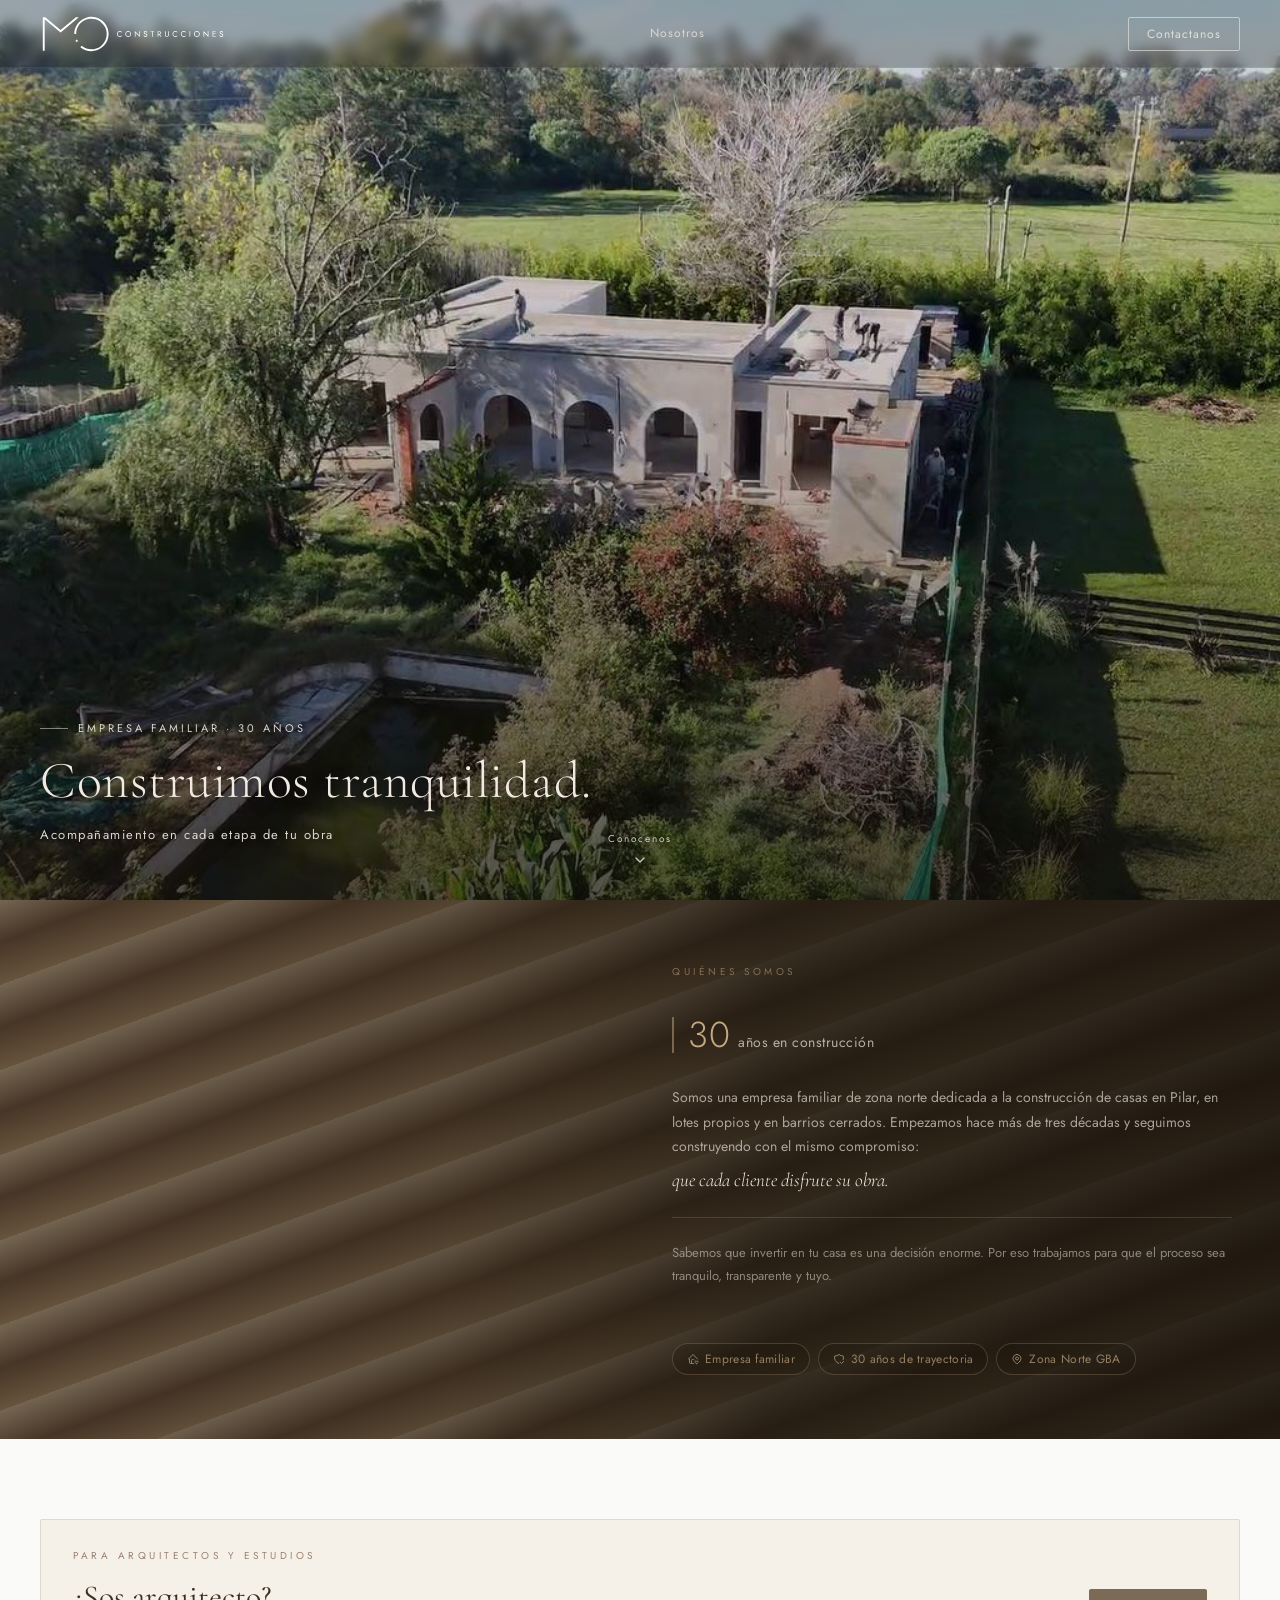
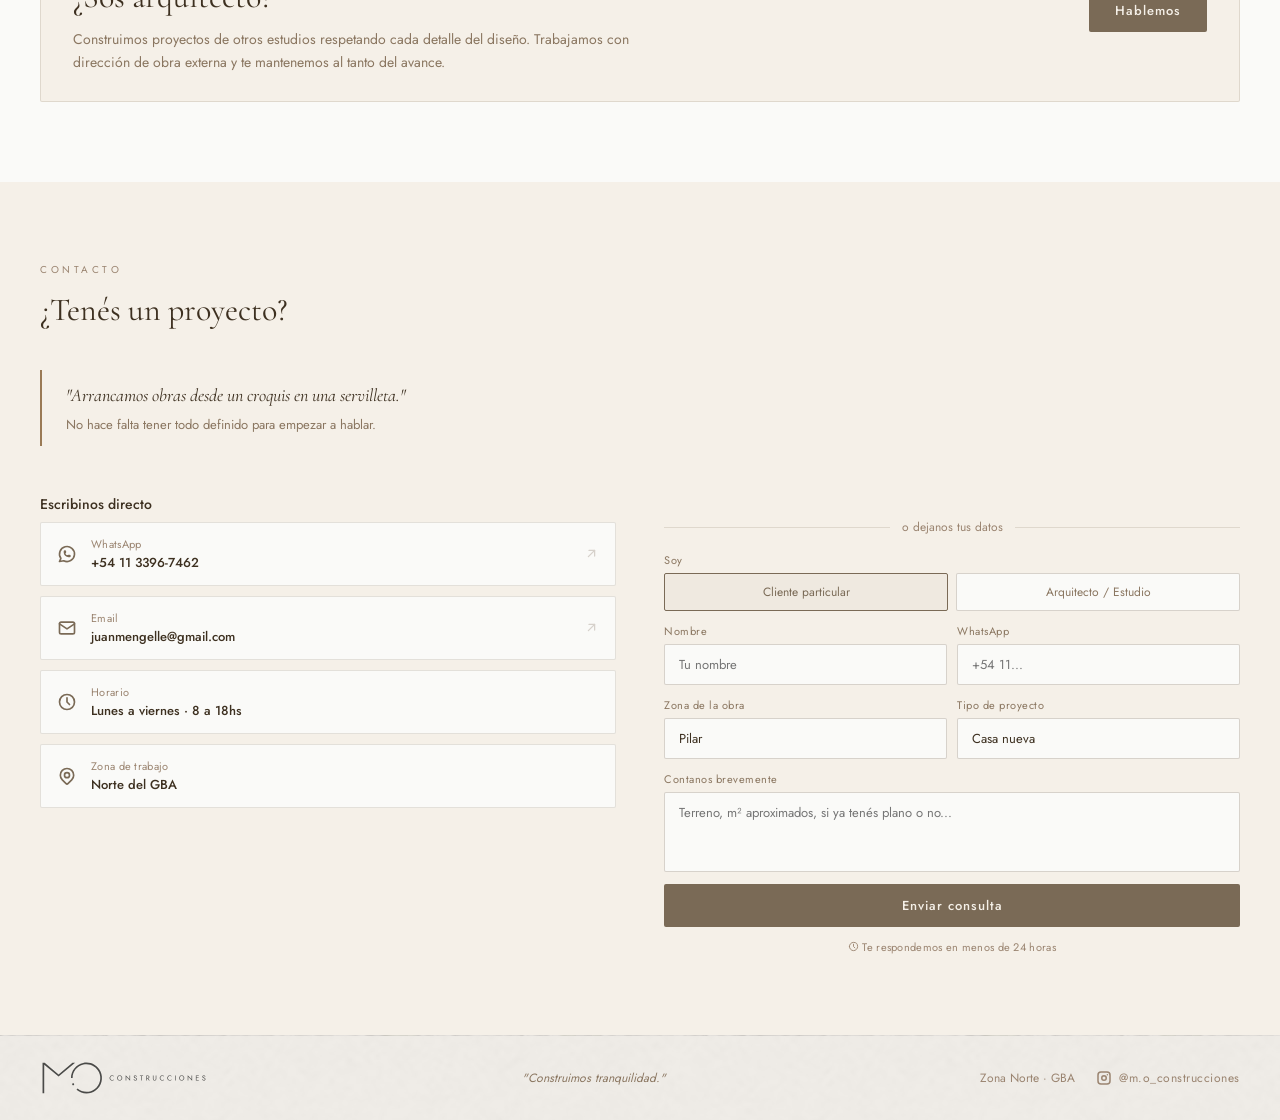
<file: index.html>
<!DOCTYPE html>
<html lang="es">
<head>
<!-- Google tag (gtag.js) -->
<script async src="https://www.googletagmanager.com/gtag/js?id=G-9MSK4ST0RB"></script>
<script>
  window.dataLayer = window.dataLayer || [];
  function gtag(){dataLayer.push(arguments);}
  gtag('js', new Date());
  gtag('config', 'G-9MSK4ST0RB');
</script>
<meta charset="UTF-8">
<meta name="viewport" content="width=device-width, initial-scale=1.0">
<link rel="icon" href="favicon.ico" sizes="any">
<link rel="icon" type="image/svg+xml" href="favicon.svg">
<link rel="apple-touch-icon" href="img/apple-touch-icon.png">
<title>M.O Construcciones · Construcción de casas en Pilar</title>
<meta name="description" content="Empresa familiar con 30 años construyendo casas en Pilar y zona norte. Obra nueva y ampliaciones, con seguimiento en cada etapa.">
<link rel="canonical" href="https://m-o-construcciones.vercel.app/">

<!-- Vista previa al compartir (WhatsApp, Instagram, Facebook) -->
<meta property="og:type" content="website">
<meta property="og:locale" content="es_AR">
<meta property="og:site_name" content="M.O Construcciones">
<meta property="og:title" content="M.O Construcciones · Construcción de casas en Pilar">
<meta property="og:description" content="Empresa familiar con 30 años construyendo casas en Pilar y zona norte. Obra nueva y ampliaciones, con seguimiento en cada etapa.">
<meta property="og:url" content="https://m-o-construcciones.vercel.app/">
<meta property="og:image" content="https://m-o-construcciones.vercel.app/img/og.jpg">
<meta property="og:image:width" content="1200">
<meta property="og:image:height" content="630">
<meta property="og:image:alt" content="Galería de una casa construida por M.O Construcciones, con el logo">
<meta name="twitter:card" content="summary_large_image">

<!-- Datos de empresa para Google (sin dirección y sin precios: regla del Paso 8) -->
<script type="application/ld+json">
{
  "@context": "https://schema.org",
  "@type": "GeneralContractor",
  "name": "M.O Construcciones",
  "description": "Empresa familiar con 30 años construyendo casas en Pilar y zona norte. Obra nueva y ampliaciones, con seguimiento en cada etapa.",
  "url": "https://m-o-construcciones.vercel.app/",
  "logo": "https://m-o-construcciones.vercel.app/img/apple-touch-icon.png",
  "image": "https://m-o-construcciones.vercel.app/img/og.jpg",
  "telephone": "+54 11 3396-7462",
  "areaServed": { "@type": "City", "name": "Pilar, Buenos Aires" },
  "sameAs": ["https://www.instagram.com/m.o_construcciones"]
}
</script>

<!-- Lo primero que se ve: las tipografías de la portada -->
<link rel="preload" href="fuentes/jost-latin-5.woff2" as="font" type="font/woff2" crossorigin>
<link rel="preload" href="fuentes/cormorant-garamond-latin-3.woff2" as="font" type="font/woff2" crossorigin>
<link rel="stylesheet" href="estilos.css">
<script src="sitio.js" defer></script>
</head>
<body>

<!-- NAV -->
<nav class="nav" id="nav">
  <a href="#inicio" class="nav-brand" aria-label="M.O Construcciones, volver al inicio"><span class="logo-mo nav-logo" aria-hidden="true"></span></a>
  <div class="nav-links">
    <a href="#obras" data-seccion="obras" hidden>Obras</a>
    <a href="#nosotros">Nosotros</a>
    <a href="#testimonios" data-seccion="testimonios" hidden>Testimonios</a>
  </div>
  <a href="#contacto" class="nav-cta">Contactanos</a>
  <button class="hamburger" id="hamburger" onclick="toggleMenu()" aria-label="Menú">
    <span></span><span></span><span></span>
  </button>
</nav>

<!-- MOBILE MENU -->
<div class="mobile-menu" id="mobileMenu">
  <button class="mobile-menu-close" onclick="toggleMenu()"><i class="ti ti-x"></i></button>
  <a href="#obras" data-seccion="obras" onclick="toggleMenu()" hidden>Obras</a>
  <a href="#nosotros" onclick="toggleMenu()">Nosotros</a>
  <a href="#testimonios" data-seccion="testimonios" onclick="toggleMenu()" hidden>Testimonios</a>
  <a href="#contacto" onclick="toggleMenu()">Contactanos</a>
</div>

<!-- HERO -->
<section class="hero" id="inicio">
  <div class="hero-video-wrap">
    <!-- El archivo lo elige sitio.js según la pantalla, para que se baje uno solo -->
    <video class="hero-video" id="heroVideo" autoplay muted loop playsinline preload="metadata" aria-hidden="true"
           data-horizontal="video/portada.mp4" data-vertical="video/portada-vertical.mp4"></video>
  </div>
  <div class="hero-overlay"></div>
  <div class="hero-content">
    <p class="hero-eyebrow">Empresa familiar · 30 años</p>
    <h1 class="hero-title">Construimos tranquilidad.</h1>
    <p class="hero-sub">Acompañamiento en cada etapa de tu obra</p>
  </div>
  <a class="hero-scroll" id="heroScroll" href="#nosotros">
    <span>Conocenos</span>
    <i class="ti ti-chevron-down" aria-hidden="true"></i>
  </a>
</section>

<!-- PORTFOLIO -->
<section class="section" id="obras" hidden>
  <div class="section-header reveal">
    <span class="eyebrow">Portfolio</span>
    <h2 class="sec-title">Nuestras obras</h2>
    <div class="portfolio-intro">
      <em>Cada proyecto es único.</em>
    </div>
  </div>

  <div class="obras-grid" id="obrasGrid"><!-- Se completa desde datos/obras.json --></div>
</section>

<!-- NOSOTROS -->
<section class="nos-section" id="nosotros">
  <div class="nos-bg-placeholder"></div>
  <div class="nos-overlay"></div>
  <div class="nos-contenido reveal">
    <div class="nos-lado-izq"></div>
    <div class="nos-lado-der">
      <span class="eyebrow" style="color:rgba(196,168,130,0.55);">Quiénes somos</span>
      <div class="nos-stat">
        <span class="nos-stat-num">30</span>
        años en construcción
      </div>
      <p class="nos-texto-intro">Somos una empresa familiar de zona norte dedicada a la construcción de casas en Pilar, en lotes propios y en barrios cerrados. Empezamos hace más de tres décadas y seguimos construyendo con el mismo compromiso:</p>
      <span class="nos-texto-dest">que cada cliente disfrute su obra.</span>
      <div class="nos-div"></div>
      <p class="nos-texto-sec">Sabemos que invertir en tu casa es una decisión enorme. Por eso trabajamos para que el proceso sea tranquilo, transparente y tuyo.</p>
      <div class="nos-pills">
        <span class="pill" style="border-color:rgba(196,168,130,0.25);color:rgba(196,168,130,0.7);background:rgba(20,15,8,0.2);"><i class="ti ti-home-heart"></i> Empresa familiar</span>
        <span class="pill" style="border-color:rgba(196,168,130,0.25);color:rgba(196,168,130,0.7);background:rgba(20,15,8,0.2);"><i class="ti ti-shield-check"></i> 30 años de trayectoria</span>
        <span class="pill" style="border-color:rgba(196,168,130,0.25);color:rgba(196,168,130,0.7);background:rgba(20,15,8,0.2);"><i class="ti ti-map-pin"></i> Zona Norte GBA</span>
      </div>
    </div>
  </div>
</section>

<!-- TESTIMONIOS -->
<section class="section" id="testimonios" hidden>
  <div class="section-header reveal">
    <span class="eyebrow">Testimonios</span>
    <h2 class="sec-title" style="font-size:26px;">Lo que dicen nuestros clientes</h2>
  </div>
  <div class="t-grid" id="testimoniosGrid"><!-- Se completa desde datos/testimonios.json --></div>
  <p class="t-boca reveal"><strong>Toda nuestra clientela es de boca en boca.</strong> Eso lo dice todo.</p>
</section>

<!-- PARA ARQUITECTOS Y ESTUDIOS (texto borrador: lo corrige Rosario) -->
<section class="section arq" id="arquitectos">
  <div class="arq-caja reveal">
    <div>
      <span class="eyebrow">Para arquitectos y estudios</span>
      <h2 class="sec-title">¿Sos arquitecto?</h2>
      <p class="arq-texto">Construimos proyectos de otros estudios respetando cada detalle del diseño. Trabajamos con dirección de obra externa y te mantenemos al tanto del avance.</p>
    </div>
    <a class="boton" href="#contacto" onclick="elegirArquitecto()">Hablemos</a>
  </div>
</section>

<!-- CONTACTO -->
<section class="section section-alt" id="contacto">
  <div class="section-header reveal">
    <span class="eyebrow">Contacto</span>
    <h2 class="sec-title">¿Tenés un proyecto?</h2>
  </div>
  <div class="servilleta reveal">
    <p>"Arrancamos obras desde un croquis en una servilleta."</p>
    <span>No hace falta tener todo definido para empezar a hablar.</span>
  </div>
  <div class="contacto-grid">
    <div class="reveal">
      <p class="contact-title">Escribinos directo</p>
      <div class="contact-items">
        <a href="https://wa.me/5491133967462" target="_blank" class="contact-item">
          <i class="ti ti-brand-whatsapp ci-icon"></i>
          <div><p class="ci-label">WhatsApp</p><p class="ci-value">+54 11 3396-7462</p></div>
          <i class="ti ti-arrow-up-right ci-arrow"></i>
        </a>
        <a href="mailto:juanmengelle@gmail.com" class="contact-item">
          <i class="ti ti-mail ci-icon"></i>
          <div><p class="ci-label">Email</p><p class="ci-value">juanmengelle@gmail.com</p></div>
          <i class="ti ti-arrow-up-right ci-arrow"></i>
        </a>
        <div class="contact-item">
          <i class="ti ti-clock ci-icon"></i>
          <div><p class="ci-label">Horario</p><p class="ci-value">Lunes a viernes · 8 a 18hs</p></div>
        </div>
        <div class="contact-item">
          <i class="ti ti-map-pin ci-icon"></i>
          <div><p class="ci-label">Zona de trabajo</p><p class="ci-value">Norte del GBA</p></div>
        </div>
      </div>
    </div>
    <div class="reveal">
      <div class="divider-o">o dejanos tus datos</div>
      <form class="form" onsubmit="enviarFormulario(event)">
        <div class="form-group">
          <span class="form-label" id="soy-label">Soy</span>
          <div class="tipo-btns" role="group" aria-labelledby="soy-label">
            <button type="button" class="tipo-btn active" aria-pressed="true" onclick="selTipo(this)">Cliente particular</button>
            <button type="button" class="tipo-btn" aria-pressed="false" onclick="selTipo(this)">Arquitecto / Estudio</button>
          </div>
          <input type="hidden" name="tipo" id="tipo-input" value="Cliente particular">
        </div>
        <div class="form-row">
          <div class="form-group">
            <label for="f-nombre">Nombre</label>
            <input type="text" id="f-nombre" name="nombre" autocomplete="name" placeholder="Tu nombre" required>
          </div>
          <div class="form-group">
            <label for="f-telefono">WhatsApp</label>
            <input type="tel" id="f-telefono" name="telefono" autocomplete="tel" placeholder="+54 11..." required>
          </div>
        </div>
        <div class="form-row">
          <div class="form-group">
            <label for="f-zona">Zona de la obra</label>
            <select id="f-zona" name="zona">
              <option>Pilar</option>
              <option>Manzanares</option>
              <option>Capilla del Señor</option>
              <option>San Antonio de Areco</option>
              <option>Open Door</option>
              <option>Tortuguitas</option>
              <option>Luján</option>
              <option>Exaltación de la Cruz</option>
              <option>Otra zona norte</option>
            </select>
          </div>
          <div class="form-group">
            <label for="f-proyecto">Tipo de proyecto</label>
            <select id="f-proyecto" name="proyecto">
              <option>Casa nueva</option>
              <option>Ampliación</option>
              <option>Otro</option>
            </select>
          </div>
        </div>
        <div class="form-group">
          <label for="f-mensaje">Contanos brevemente</label>
          <textarea id="f-mensaje" name="mensaje" placeholder="Terreno, m² aproximados, si ya tenés plano o no..."></textarea>
        </div>
        <button type="submit" class="form-submit">Enviar consulta</button>
        <p class="form-nota"><i class="ti ti-clock"></i> Te respondemos en menos de 24 horas</p>
      </form>
    </div>
  </div>
</section>

<!-- FOOTER -->
<footer class="footer">
  <span class="logo-mo footer-logo" role="img" aria-label="M.O Construcciones"></span>
  <span class="footer-slogan">"Construimos tranquilidad."</span>
  <div style="display:flex;align-items:center;gap:1.25rem;">
    <span class="footer-zona">Zona Norte · GBA</span>
    <a href="https://www.instagram.com/m.o_construcciones" target="_blank" style="display:flex;align-items:center;gap:6px;color:var(--texto-tenue);text-decoration:none;font-size:12px;letter-spacing:0.5px;transition:color 0.2s;" onmouseover="this.style.color='var(--tierra-medio)'" onmouseout="this.style.color='var(--texto-tenue)'">
      <i class="ti ti-brand-instagram" style="font-size:18px;"></i>
      <span>@m.o_construcciones</span>
    </a>
  </div>
</footer>

<!-- BACK TO TOP -->
<button class="back-top" id="backTop" onclick="window.scrollTo({top:0,behavior:'smooth'})" aria-label="Volver arriba">
  <i class="ti ti-chevron-up"></i>
</button>

<!-- ══ MODALES DE OBRAS ══ -->
<div class="modal-overlay" id="modal">
  <div class="modal">
    <div class="modal-header">
      <div>
        <h3 class="modal-titulo" id="modal-titulo">Casa TT</h3>
        <p class="modal-meta" id="modal-meta">Pilar · 2025 · Casa nueva</p>
      </div>
      <button class="modal-close" onclick="cerrarModal()"><i class="ti ti-x"></i></button>
    </div>
    <div class="modal-body">

      <!-- Video (oculto hasta que lo agregues) -->
      <div class="modal-video" id="modal-video">
        <video controls>
          <source id="modal-video-src" src="" type="video/mp4">
        </video>
      </div>

      <!-- Foto principal -->
      <div class="galeria-principal" id="galeria-principal"></div>

      <!-- Miniaturas -->
      <div class="galeria-thumbs" id="galeria-thumbs"></div>

      <!-- Ficha técnica -->
      <div class="modal-ficha" id="modal-ficha"></div>
    </div>
  </div>
</div>

</body>
</html>
</file>
<file: estilos.css>
/* Tipografías Jost y Cormorant Garamond (Google Fonts, licencia SIL OFL), guardadas en la página
   para que no haya que esperar a Google al abrirla. Solo los pesos que se usan. */
/* latin-ext */
@font-face {
  font-family: 'Cormorant Garamond';
  font-style: italic;
  font-weight: 300;
  font-display: swap;
  src: url("fuentes/cormorant-garamond-italica-latin-ext-0.woff2") format('woff2');
  unicode-range: U+0100-02BA, U+02BD-02C5, U+02C7-02CC, U+02CE-02D7, U+02DD-02FF, U+0304, U+0308, U+0329, U+1D00-1DBF, U+1E00-1E9F, U+1EF2-1EFF, U+2020, U+20A0-20AB, U+20AD-20C4, U+2113, U+2C60-2C7F, U+A720-A7FF;
}
/* latin */
@font-face {
  font-family: 'Cormorant Garamond';
  font-style: italic;
  font-weight: 300;
  font-display: swap;
  src: url("fuentes/cormorant-garamond-italica-latin-1.woff2") format('woff2');
  unicode-range: U+0000-00FF, U+0131, U+0152-0153, U+02BB-02BC, U+02C6, U+02DA, U+02DC, U+0304, U+0308, U+0329, U+2000-206F, U+20AC, U+2122, U+2191, U+2193, U+2212, U+2215, U+FEFF, U+FFFD;
}
/* latin-ext */
@font-face {
  font-family: 'Cormorant Garamond';
  font-style: italic;
  font-weight: 400;
  font-display: swap;
  src: url("fuentes/cormorant-garamond-italica-latin-ext-0.woff2") format('woff2');
  unicode-range: U+0100-02BA, U+02BD-02C5, U+02C7-02CC, U+02CE-02D7, U+02DD-02FF, U+0304, U+0308, U+0329, U+1D00-1DBF, U+1E00-1E9F, U+1EF2-1EFF, U+2020, U+20A0-20AB, U+20AD-20C4, U+2113, U+2C60-2C7F, U+A720-A7FF;
}
/* latin */
@font-face {
  font-family: 'Cormorant Garamond';
  font-style: italic;
  font-weight: 400;
  font-display: swap;
  src: url("fuentes/cormorant-garamond-italica-latin-1.woff2") format('woff2');
  unicode-range: U+0000-00FF, U+0131, U+0152-0153, U+02BB-02BC, U+02C6, U+02DA, U+02DC, U+0304, U+0308, U+0329, U+2000-206F, U+20AC, U+2122, U+2191, U+2193, U+2212, U+2215, U+FEFF, U+FFFD;
}
/* latin-ext */
@font-face {
  font-family: 'Cormorant Garamond';
  font-style: normal;
  font-weight: 300;
  font-display: swap;
  src: url("fuentes/cormorant-garamond-latin-ext-2.woff2") format('woff2');
  unicode-range: U+0100-02BA, U+02BD-02C5, U+02C7-02CC, U+02CE-02D7, U+02DD-02FF, U+0304, U+0308, U+0329, U+1D00-1DBF, U+1E00-1E9F, U+1EF2-1EFF, U+2020, U+20A0-20AB, U+20AD-20C4, U+2113, U+2C60-2C7F, U+A720-A7FF;
}
/* latin */
@font-face {
  font-family: 'Cormorant Garamond';
  font-style: normal;
  font-weight: 300;
  font-display: swap;
  src: url("fuentes/cormorant-garamond-latin-3.woff2") format('woff2');
  unicode-range: U+0000-00FF, U+0131, U+0152-0153, U+02BB-02BC, U+02C6, U+02DA, U+02DC, U+0304, U+0308, U+0329, U+2000-206F, U+20AC, U+2122, U+2191, U+2193, U+2212, U+2215, U+FEFF, U+FFFD;
}
/* latin-ext */
@font-face {
  font-family: 'Cormorant Garamond';
  font-style: normal;
  font-weight: 400;
  font-display: swap;
  src: url("fuentes/cormorant-garamond-latin-ext-2.woff2") format('woff2');
  unicode-range: U+0100-02BA, U+02BD-02C5, U+02C7-02CC, U+02CE-02D7, U+02DD-02FF, U+0304, U+0308, U+0329, U+1D00-1DBF, U+1E00-1E9F, U+1EF2-1EFF, U+2020, U+20A0-20AB, U+20AD-20C4, U+2113, U+2C60-2C7F, U+A720-A7FF;
}
/* latin */
@font-face {
  font-family: 'Cormorant Garamond';
  font-style: normal;
  font-weight: 400;
  font-display: swap;
  src: url("fuentes/cormorant-garamond-latin-3.woff2") format('woff2');
  unicode-range: U+0000-00FF, U+0131, U+0152-0153, U+02BB-02BC, U+02C6, U+02DA, U+02DC, U+0304, U+0308, U+0329, U+2000-206F, U+20AC, U+2122, U+2191, U+2193, U+2212, U+2215, U+FEFF, U+FFFD;
}
/* latin-ext */
@font-face {
  font-family: 'Jost';
  font-style: normal;
  font-weight: 300;
  font-display: swap;
  src: url("fuentes/jost-latin-ext-4.woff2") format('woff2');
  unicode-range: U+0100-02BA, U+02BD-02C5, U+02C7-02CC, U+02CE-02D7, U+02DD-02FF, U+0304, U+0308, U+0329, U+1D00-1DBF, U+1E00-1E9F, U+1EF2-1EFF, U+2020, U+20A0-20AB, U+20AD-20C4, U+2113, U+2C60-2C7F, U+A720-A7FF;
}
/* latin */
@font-face {
  font-family: 'Jost';
  font-style: normal;
  font-weight: 300;
  font-display: swap;
  src: url("fuentes/jost-latin-5.woff2") format('woff2');
  unicode-range: U+0000-00FF, U+0131, U+0152-0153, U+02BB-02BC, U+02C6, U+02DA, U+02DC, U+0304, U+0308, U+0329, U+2000-206F, U+20AC, U+2122, U+2191, U+2193, U+2212, U+2215, U+FEFF, U+FFFD;
}
/* latin-ext */
@font-face {
  font-family: 'Jost';
  font-style: normal;
  font-weight: 400;
  font-display: swap;
  src: url("fuentes/jost-latin-ext-4.woff2") format('woff2');
  unicode-range: U+0100-02BA, U+02BD-02C5, U+02C7-02CC, U+02CE-02D7, U+02DD-02FF, U+0304, U+0308, U+0329, U+1D00-1DBF, U+1E00-1E9F, U+1EF2-1EFF, U+2020, U+20A0-20AB, U+20AD-20C4, U+2113, U+2C60-2C7F, U+A720-A7FF;
}
/* latin */
@font-face {
  font-family: 'Jost';
  font-style: normal;
  font-weight: 400;
  font-display: swap;
  src: url("fuentes/jost-latin-5.woff2") format('woff2');
  unicode-range: U+0000-00FF, U+0131, U+0152-0153, U+02BB-02BC, U+02C6, U+02DA, U+02DC, U+0304, U+0308, U+0329, U+2000-206F, U+20AC, U+2122, U+2191, U+2193, U+2212, U+2215, U+FEFF, U+FFFD;
}
/* latin-ext */
@font-face {
  font-family: 'Jost';
  font-style: normal;
  font-weight: 500;
  font-display: swap;
  src: url("fuentes/jost-latin-ext-4.woff2") format('woff2');
  unicode-range: U+0100-02BA, U+02BD-02C5, U+02C7-02CC, U+02CE-02D7, U+02DD-02FF, U+0304, U+0308, U+0329, U+1D00-1DBF, U+1E00-1E9F, U+1EF2-1EFF, U+2020, U+20A0-20AB, U+20AD-20C4, U+2113, U+2C60-2C7F, U+A720-A7FF;
}
/* latin */
@font-face {
  font-family: 'Jost';
  font-style: normal;
  font-weight: 500;
  font-display: swap;
  src: url("fuentes/jost-latin-5.woff2") format('woff2');
  unicode-range: U+0000-00FF, U+0131, U+0152-0153, U+02BB-02BC, U+02C6, U+02DA, U+02DC, U+0304, U+0308, U+0329, U+2000-206F, U+20AC, U+2122, U+2191, U+2193, U+2212, U+2215, U+FEFF, U+FFFD;
}

:root {
  --tierra-oscuro: #3D3020;
  --tierra-medio: #7A6A56;
  --tierra-claro: #9A8470;
  --tierra-acento: #9A7A55;
  --crema: #F5F0E8;
  --crema-oscuro: #EDE8DF;
  --fondo: #FAFAF8;
  --texto-principal: #4A3E30;
  --texto-secundario: #8A7660;
  --texto-tenue: #9A8470;
  --borde: rgba(122,106,86,0.18);
  --borde-medio: rgba(122,106,86,0.28);
}

* { box-sizing: border-box; margin: 0; padding: 0; }
[hidden] { display: none !important; }
html { scroll-behavior: smooth; }

body {
  font-family: 'Jost', sans-serif;
  background: var(--fondo);
  color: var(--texto-principal);
  -webkit-font-smoothing: antialiased;
}


/* ── ÍCONOS ── (archivos en img/iconos, de Tabler Icons; se pintan con el color del texto) */
.ti {
  display: inline-block; width: 1em; height: 1em; flex-shrink: 0;
  vertical-align: -0.125em;
  background-color: currentColor;
  -webkit-mask: var(--icono) no-repeat center / contain;
          mask: var(--icono) no-repeat center / contain;
}
.ti-arrow-right { --icono: url("img/iconos/arrow-right.svg"); }
.ti-arrow-up-right { --icono: url("img/iconos/arrow-up-right.svg"); }
.ti-brand-instagram { --icono: url("img/iconos/brand-instagram.svg"); }
.ti-brand-whatsapp { --icono: url("img/iconos/brand-whatsapp.svg"); }
.ti-chevron-down { --icono: url("img/iconos/chevron-down.svg"); }
.ti-chevron-up { --icono: url("img/iconos/chevron-up.svg"); }
.ti-clock { --icono: url("img/iconos/clock.svg"); }
.ti-home-heart { --icono: url("img/iconos/home-heart.svg"); }
.ti-mail { --icono: url("img/iconos/mail.svg"); }
.ti-map-pin { --icono: url("img/iconos/map-pin.svg"); }
.ti-shield-check { --icono: url("img/iconos/shield-check.svg"); }
.ti-x { --icono: url("img/iconos/x.svg"); }

/* ── NAV ── */
.nav {
  position: fixed; top: 0; left: 0; right: 0; z-index: 100;
  display: flex; align-items: center; justify-content: space-between;
  padding: 0 2.5rem; height: 68px;
  background: rgba(18,14,8,0.28);
  backdrop-filter: blur(6px);
  border-bottom: 0.5px solid rgba(255,255,255,0.08);
  transition: background 0.4s, border-color 0.4s, box-shadow 0.4s, opacity 0.4s, transform 0.4s;
}
.nav.scrolled {
  background-image: url("img/textura.jpg");
  background-size: 600px auto;
  backdrop-filter: blur(2px);
  border-bottom: 0.5px solid rgba(122,106,86,0.2);
  box-shadow: 0 2px 20px rgba(60,48,32,0.1);
}
.nav.scrolled::before {
  content: '';
  position: absolute; inset: 0; z-index: 0;
  background: rgba(237,234,228,0.88);
}
.nav.scrolled .nav-brand,
.nav.scrolled .nav-links,
.nav.scrolled .nav-cta { position: relative; z-index: 1; }
/* Logo M.O (Paso 6, versión horizontal). Se pinta con el color del texto:
   blanco sobre el video, grafito sobre fondos claros. */
.logo-mo {
  display: block;
  aspect-ratio: 397.792 / 85.432;
  background-color: currentColor;
  -webkit-mask: url("img/logo-horizontal.svg") no-repeat center / contain;
          mask: url("img/logo-horizontal.svg") no-repeat center / contain;
}
.nav-brand {
  display: flex; align-items: center;
  color: #FFFFFF;
  text-decoration: none;
  transition: color 0.4s;
}
.nav.scrolled .nav-brand { color: #4A4A48; }
.nav-logo { height: 40px; }
.footer-logo { height: 36px; color: #4A4A48; }
.nav-links { display: flex; gap: 2rem; }
.nav-links a {
  font-size: 12px; letter-spacing: 1px;
  color: rgba(240,234,225,0.75); text-decoration: none;
  transition: color 0.3s; position: relative; padding-bottom: 2px;
}
.nav-links a::after {
  content: ''; position: absolute; bottom: -2px; left: 0; right: 0;
  height: 0.5px; background: currentColor;
  transform: scaleX(0); transition: transform 0.3s; transform-origin: left;
}
.nav-links a.active::after { transform: scaleX(1); }
.nav-links a:hover { color: rgba(240,234,225,1); }
.nav-links a.active { color: rgba(240,234,225,1); }
.nav.scrolled .nav-links a { color: var(--texto-secundario); }
.nav.scrolled .nav-links a:hover { color: var(--tierra-medio); }
.nav.scrolled .nav-links a.active { color: var(--tierra-oscuro); }
.nav-cta {
  font-family: 'Jost', sans-serif;
  font-size: 12px; letter-spacing: 1px;
  padding: 7px 18px;
  border: 0.5px solid rgba(240,234,225,0.6);
  border-radius: 2px;
  color: rgba(240,234,225,0.85);
  background: transparent; cursor: pointer;
  transition: all 0.3s;
  text-decoration: none;
}
.nav-cta:hover { background: rgba(240,234,225,0.15); color: rgba(240,234,225,1); border-color: rgba(240,234,225,0.9); }
.nav.scrolled .nav-cta { border-color: var(--tierra-medio); color: var(--tierra-medio); }
.nav.scrolled .nav-cta:hover { background: var(--tierra-medio); color: var(--crema); }

/* ── HERO ── */
.hero {
  height: 100vh; min-height: 580px;
  position: relative; overflow: hidden;
  display: flex; align-items: flex-end;
}
/* Video de portada: archivos en video/ (cómo cambiarlo: LEEME_WEB.md).
   Mientras carga el video se ve la imagen fija de fondo (vertical y más liviana en el
   celular). Cuando el video arranca, el fondo pasa a oscuro para que la imagen fija no
   se transparente detrás. Si el video no carga, o si la persona pidió menos movimiento
   en su equipo, queda la imagen fija. */
.hero-video-wrap {
  position: absolute; inset: 0; z-index: 0;
  overflow: hidden; pointer-events: none;
  background: #1E1A14 url("video/portada.jpg") center / cover no-repeat;
}
@media (max-width: 767px) {
  .hero-video-wrap { background-image: url("video/portada-vertical.jpg"); }
}
.hero-video-wrap.reproduciendo { background: #1E1A14; }
.hero-video {
  position: absolute; inset: 0;
  width: 100%; height: 100%;
  object-fit: cover;
  opacity: 0.95;
}
@media (prefers-reduced-motion: reduce) {
  .hero-video { display: none; }
}
.hero-overlay {
  position: absolute; inset: 0; z-index: 1;
  background: linear-gradient(
    to top,
    rgba(18,14,8,0.70) 0%,
    rgba(18,14,8,0.25) 50%,
    rgba(18,14,8,0.05) 100%
  );
}
.hero-content {
  position: relative; z-index: 3;
  padding: 0 2.5rem 3.5rem;
  width: 100%;
}
.hero-eyebrow {
  display: flex; align-items: center; gap: 10px;
  font-size: 11px; letter-spacing: 3px; text-transform: uppercase;
  color: rgba(240,234,225,0.9); margin-bottom: 1rem;
  text-shadow: 0 1px 8px rgba(0,0,0,0.45);
}
.hero-eyebrow::before {
  content: ''; width: 28px; height: 0.5px; background: rgba(240,234,225,0.5);
}
.hero-title {
  font-family: 'Cormorant Garamond', serif;
  font-size: clamp(36px, 5vw, 52px);
  font-weight: 300; color: #F0EAE1;
  line-height: 1.1; margin-bottom: 1rem;
  letter-spacing: 0.5px;
  text-shadow: 0 2px 16px rgba(0,0,0,0.35);
}
.hero-sub {
  font-size: 13px; letter-spacing: 1.5px;
  color: rgba(240,234,225,0.9);
  text-shadow: 0 1px 8px rgba(0,0,0,0.45);
}
.hero-scroll {
  position: absolute; bottom: 2rem; left: 50%;
  transform: translateX(-50%); z-index: 3;
  display: flex; flex-direction: column; align-items: center; gap: 6px;
  animation: bounce 2s ease-in-out infinite;
  text-decoration: none;
}
.hero-scroll span { font-size: 10px; letter-spacing: 2px; color: rgba(240,234,225,0.85); text-shadow: 0 1px 6px rgba(0,0,0,0.5); }
.hero-scroll i { font-size: 16px; color: rgba(240,234,225,0.85); }
@media (prefers-reduced-motion: reduce) { .hero-scroll { animation: none; } }
@keyframes bounce {
  0%, 100% { transform: translateX(-50%) translateY(0); }
  50% { transform: translateX(-50%) translateY(6px); }
}

/* ── SECCIONES ── */
.section { padding: 5rem 2.5rem; }
.section-alt { background: var(--crema); }

.section-header { margin-bottom: 2.5rem; }
.eyebrow {
  display: block;
  font-size: 10px; letter-spacing: 3.5px; text-transform: uppercase;
  color: var(--texto-tenue); margin-bottom: 0.9rem;
}
.sec-title {
  font-family: 'Cormorant Garamond', serif;
  font-size: 32px; font-weight: 400;
  color: var(--tierra-oscuro); line-height: 1.2;
}

/* ── PORTFOLIO ── */
.portfolio-intro { margin-top: 0.75rem; }
.portfolio-intro em { font-size: 14px; color: #6B5840; font-style: italic; display: block; line-height: 1.5; }
.portfolio-intro p { font-size: 14px; color: var(--texto-secundario); line-height: 1.6; margin-top: 3px; }

.obras-grid {
  display: grid;
  grid-template-columns: repeat(3, 1fr);
  gap: 10px;
  margin-top: 2rem;
}
.obra-card {
  position: relative; overflow: hidden;
  border-radius: 2px; cursor: pointer;
  background: #3D3020;
}
.obra-card:first-child { grid-column: span 2; grid-row: span 2; }
.obra-card:first-child .obra-img { height: 420px; }
.obra-card:not(:first-child) .obra-img { height: 205px; }

.obra-img {
  width: 100%; display: block;
  object-fit: cover;
  transition: transform 0.6s ease;
}

.obra-card:hover .obra-img,
.obra-card:focus-visible .obra-img { transform: scale(1.04); }
.obra-card:focus-visible { outline: 2px solid var(--tierra-acento); outline-offset: 2px; }

.obra-overlay {
  position: absolute; inset: 0;
  background: linear-gradient(to top, rgba(15,11,7,0.85) 0%, transparent 55%);
  padding: 1.25rem;
  display: flex; flex-direction: column; justify-content: flex-end;
  transition: background 0.3s;
}
.obra-card:hover .obra-overlay {
  background: linear-gradient(to top, rgba(15,11,7,0.9) 0%, rgba(15,11,7,0.2) 100%);
}
.obra-tag {
  position: absolute; top: 12px; left: 12px;
  font-size: 9px; letter-spacing: 1.5px; text-transform: uppercase;
  background: rgba(196,168,130,0.15);
  border: 0.5px solid rgba(196,168,130,0.3);
  color: #C4A882; padding: 4px 10px; border-radius: 2px;
}
.obra-nombre {
  font-family: 'Cormorant Garamond', serif;
  font-size: 18px; font-weight: 400; color: #F0EAE1;
  margin-bottom: 2px;
}
.obra-card:first-child .obra-nombre { font-size: 22px; }
.obra-meta { font-size: 11px; color: rgba(196,168,130,0.65); letter-spacing: 0.5px; }
.obra-ver {
  display: inline-flex; align-items: center; gap: 5px;
  font-size: 11px; letter-spacing: 1px; color: rgba(196,168,130,0.5);
  margin-top: 6px; opacity: 0; transition: opacity 0.3s;
  text-transform: uppercase;
}
.obra-card:hover .obra-ver { opacity: 1; }

.ver-todo {
  display: inline-flex; align-items: center; gap: 7px;
  margin-top: 2rem; font-size: 13px; letter-spacing: 0.5px;
  color: var(--tierra-medio); text-decoration: none;
  border-bottom: 0.5px solid var(--borde-medio);
  padding-bottom: 2px;
  transition: color 0.2s;
}
.ver-todo:hover { color: var(--tierra-oscuro); }

/* ── NOSOTROS ── */

.nos-pills { display: flex; flex-wrap: wrap; gap: 8px; margin-top: 1.5rem; }
.pill {
  display: flex; align-items: center; gap: 6px;
  padding: 6px 14px; border-radius: 20px;
  border: 0.5px solid var(--borde-medio);
  font-size: 12px; color: var(--tierra-medio);
  letter-spacing: 0.3px;
}

/* ── TESTIMONIOS ── */
.t-grid { display: grid; grid-template-columns: repeat(3, 1fr); gap: 12px; margin-bottom: 1.5rem; }
.t-card {
  padding: 1.5rem;
  border: 0.5px solid var(--borde);
  border-radius: 2px;
  background: var(--fondo);
}
.t-dots { display: flex; gap: 4px; margin-bottom: 1rem; }
.t-dot { width: 5px; height: 5px; border-radius: 50%; background: var(--tierra-acento); }
.t-text {
  font-family: 'Cormorant Garamond', serif;
  font-size: 16px; font-style: italic; font-weight: 400;
  color: #5C4A38; line-height: 1.6; margin-bottom: 1rem;
}
.t-nombre { font-size: 12px; font-weight: 500; color: var(--tierra-oscuro); letter-spacing: 0.3px; }
.t-zona { font-size: 11px; color: var(--texto-tenue); margin-top: 2px; }
.t-boca {
  font-size: 13px; color: var(--texto-secundario); font-style: italic;
  padding-top: 1.25rem; border-top: 0.5px solid var(--borde);
}
.t-boca strong { color: var(--tierra-oscuro); font-style: normal; font-weight: 500; }

/* ── CONTACTO ── */
.servilleta {
  border-left: 2px solid var(--tierra-acento);
  padding: 0.75rem 1.5rem; margin-bottom: 3rem;
  max-width: 560px;
}
.servilleta p {
  font-family: 'Cormorant Garamond', serif;
  font-size: 18px; font-style: italic; color: var(--tierra-oscuro);
  line-height: 1.5;
}
.servilleta span {
  display: block; margin-top: 6px;
  font-size: 13px; color: var(--texto-secundario);
}
.contacto-grid { display: grid; grid-template-columns: 1fr 1fr; gap: 3rem; align-items: start; }

.contact-items { display: flex; flex-direction: column; gap: 10px; }
.contact-title { font-size: 14px; font-weight: 500; color: var(--tierra-oscuro); margin-bottom: 0.5rem; }
.contact-item {
  display: flex; align-items: center; gap: 14px;
  padding: 13px 16px;
  background: var(--fondo); border: 0.5px solid var(--borde);
  border-radius: 2px; text-decoration: none;
  transition: border-color 0.2s, box-shadow 0.2s;
}
.contact-item:hover { border-color: var(--tierra-medio); box-shadow: 0 2px 12px rgba(122,106,86,0.1); }
.ci-icon { font-size: 20px; color: var(--tierra-medio); flex-shrink: 0; }
.ci-label { font-size: 11px; color: var(--texto-tenue); letter-spacing: 0.3px; }
.ci-value { font-size: 13px; font-weight: 500; color: var(--tierra-oscuro); margin-top: 1px; }
.ci-arrow { margin-left: auto; font-size: 15px; color: var(--borde-medio); }

.divider-o {
  display: flex; align-items: center; gap: 12px;
  font-size: 12px; color: var(--texto-tenue); margin: 1.5rem 0 1rem;
}
.divider-o::before, .divider-o::after { content: ''; flex: 1; height: 0.5px; background: var(--borde); }

/* FORM */
.form { display: flex; flex-direction: column; gap: 12px; }
.form-group { display: flex; flex-direction: column; gap: 5px; }
.form-group label, .form-label { font-size: 11px; letter-spacing: 0.5px; color: var(--texto-secundario); }
.form-group input,
.form-group select,
.form-group textarea {
  font-family: 'Jost', sans-serif;
  font-size: 13px; color: var(--tierra-oscuro);
  background: var(--fondo);
  border: 0.5px solid var(--borde-medio);
  border-radius: 2px; padding: 10px 14px;
  width: 100%; transition: border-color 0.2s;
  appearance: none;
}
.form-group input:focus,
.form-group select:focus,
.form-group textarea:focus {
  outline: none; border-color: var(--tierra-medio);
}
.form-group textarea { height: 80px; resize: none; }
.form-row { display: grid; grid-template-columns: 1fr 1fr; gap: 10px; }
.tipo-btns { display: flex; gap: 8px; }
.tipo-btn {
  flex: 1; padding: 9px;
  font-family: 'Jost', sans-serif; font-size: 12px;
  cursor: pointer; border: 0.5px solid var(--borde-medio);
  border-radius: 2px; background: var(--fondo);
  color: var(--texto-secundario); text-align: center;
  transition: all 0.2s;
}
.tipo-btn.active { border-color: var(--tierra-medio); color: var(--tierra-medio); background: rgba(122,106,86,0.05); }
.tipo-btn:hover:not(.active) { border-color: var(--tierra-claro); }
.form-submit {
  width: 100%; padding: 12px;
  font-family: 'Jost', sans-serif;
  font-size: 13px; font-weight: 500; letter-spacing: 1px;
  background: var(--tierra-medio); color: var(--crema);
  border: none; border-radius: 2px; cursor: pointer;
  transition: background 0.2s;
}
.form-submit:hover { background: var(--tierra-oscuro); }
.form-nota { font-size: 11px; color: var(--texto-tenue); text-align: center; letter-spacing: 0.3px; }

/* ── MODAL DE OBRA ── */
.modal-overlay {
  display: none; position: fixed; inset: 0; z-index: 200;
  background: rgba(15,11,7,0.85); backdrop-filter: blur(4px);
  align-items: center; justify-content: center; padding: 2rem;
}
.modal-overlay.open { display: flex; }
.modal {
  background: var(--fondo); border-radius: 2px;
  width: 100%; max-width: 800px; max-height: 90vh;
  overflow-y: auto; position: relative;
}
.modal-header {
  padding: 1.5rem 1.75rem 1rem;
  border-bottom: 0.5px solid var(--borde);
  display: flex; align-items: flex-start; justify-content: space-between;
}
.modal-titulo {
  font-family: 'Cormorant Garamond', serif;
  font-size: 26px; font-weight: 400; color: var(--tierra-oscuro);
}
.modal-meta { font-size: 12px; color: var(--texto-tenue); margin-top: 3px; letter-spacing: 0.3px; }
.modal-close {
  background: none; border: none; cursor: pointer;
  font-size: 22px; color: var(--texto-tenue); padding: 4px;
  transition: color 0.2s; flex-shrink: 0;
}
.modal-close:hover { color: var(--tierra-oscuro); }
.modal-body { padding: 1.5rem 1.75rem; }

/* Galería del modal */
.galeria-principal {
  width: 100%; height: 320px;
  background: #3D3020; border-radius: 2px;
  overflow: hidden; margin-bottom: 10px;
  display: flex; align-items: center; justify-content: center;
  position: relative;
}
.galeria-principal img {
  width: 100%; height: 100%; object-fit: cover;
}

/* Video dentro del modal */
.modal-video {
  width: 100%; border-radius: 2px; margin-bottom: 10px;
  background: #2A2218; display: none;
}
.modal-video video { width: 100%; border-radius: 2px; display: block; }

.galeria-thumbs {
  display: flex; gap: 6px; flex-wrap: wrap; margin-bottom: 1.25rem;
}
.thumb {
  width: 64px; height: 48px; border-radius: 2px;
  overflow: hidden; cursor: pointer;
  border: 1.5px solid transparent; transition: border-color 0.2s;
  background: #5C5040; flex-shrink: 0;
  display: flex; align-items: center; justify-content: center;
}
.thumb.active { border-color: var(--tierra-medio); }
button.thumb { padding: 0; font: inherit; }
.thumb img { width: 100%; height: 100%; object-fit: cover; }

/* Ficha de la obra */
.modal-ficha { display: flex; gap: 1.5rem; flex-wrap: wrap; }
.ficha-item { display: flex; flex-direction: column; gap: 2px; }
.ficha-label { font-size: 10px; letter-spacing: 2px; text-transform: uppercase; color: var(--texto-tenue); }
.ficha-valor { font-size: 14px; font-weight: 500; color: var(--tierra-oscuro); }

/* ── FOOTER ── */
.footer {
  padding: 1.5rem 2.5rem;
  border-top: 0.5px solid rgba(122,106,86,0.2);
  display: flex; align-items: center; justify-content: space-between;
  position: relative; overflow: hidden;
  background-image: url("img/textura.jpg");
  background-size: 600px auto;
}
.footer::before {
  content: '';
  position: absolute; inset: 0; z-index: 0;
  background: rgba(237,234,228,0.88);
}
.footer > * { position: relative; z-index: 1; }
.footer-slogan { font-size: 12px; color: var(--texto-secundario); font-style: italic; }
.footer-zona { font-size: 12px; color: var(--texto-tenue); white-space: nowrap; }


/* Back to top button */
.back-top {
  position: fixed; bottom: 2rem; right: 2rem; z-index: 50;
  width: 40px; height: 40px;
  background: rgba(122,106,86,0.9);
  border: none; border-radius: 2px; cursor: pointer;
  display: flex; align-items: center; justify-content: center;
  opacity: 0; transform: translateY(10px);
  transition: opacity 0.3s, transform 0.3s, background 0.2s;
  backdrop-filter: blur(4px);
}
.back-top.visible { opacity: 1; transform: translateY(0); }
.back-top:hover { background: var(--tierra-oscuro); }
.back-top i { font-size: 18px; color: #F5F0E8; }

/* ── NOSOTROS REDISEÑADO ── */
.nos-section {
  position: relative; min-height: 520px; overflow: hidden;
}
.nos-bg-placeholder {
  position: absolute; inset: 0; z-index: 0;
  background: repeating-linear-gradient(160deg, #7A6A56 0px, #4A3828 40px, #6B5840 80px);
}
.nos-bg {
  position: absolute; inset: 0; z-index: 0;
  width: 100%; height: 100%; object-fit: cover;
}
.nos-overlay {
  position: absolute; inset: 0; z-index: 1;
  background: linear-gradient(
    to right,
    rgba(20,15,8,0.05) 0%,
    rgba(20,15,8,0.25) 35%,
    rgba(20,15,8,0.65) 60%,
    rgba(20,15,8,0.78) 100%
  );
}
.nos-contenido {
  position: relative; z-index: 2;
  display: grid; grid-template-columns: 1fr 1fr;
  min-height: 520px; align-items: center;
}
.nos-lado-izq { min-height: 520px; }
.nos-lado-der {
  padding: 4rem 3rem 4rem 2rem;
  display: flex; flex-direction: column; justify-content: center;
}
.nos-stat {
  font-family: 'Jost', sans-serif;
  font-size: 14px; font-weight: 400;
  color: rgba(240,234,225,0.7); letter-spacing: 0.5px;
  margin-bottom: 2rem; margin-top: 1.5rem;
  display: flex; align-items: baseline; gap: 8px;
  border-left: 2px solid rgba(196,168,130,0.5);
  padding-left: 14px;
}
.nos-stat-num {
  font-size: 36px; font-weight: 300;
  color: #C4A882; line-height: 1;
}
.nos-texto-intro {
  font-size: 14px; color: rgba(240,234,225,0.65);
  line-height: 1.75; margin-bottom: 0.5rem;
}
.nos-texto-dest {
  font-family: 'Cormorant Garamond', serif;
  font-size: 19px; font-style: italic; font-weight: 300;
  color: #F0EAE1; line-height: 1.4;
  margin-bottom: 1.5rem; display: block;
}
.nos-div { height: 0.5px; background: rgba(196,168,130,0.2); margin-bottom: 1.5rem; }
.nos-texto-sec {
  font-size: 13px; color: rgba(240,234,225,0.5);
  line-height: 1.75; margin-bottom: 2rem;
}

/* ── SCROLL REVEAL ── */
.reveal { opacity: 0; transform: translateY(20px); transition: opacity 0.6s ease, transform 0.6s ease; }
.reveal.visible { opacity: 1; transform: translateY(0); }

/* ── HAMBURGER ── */
.hamburger {
  display: none; flex-direction: column; gap: 5px;
  background: none; border: none; cursor: pointer; padding: 4px; z-index: 110;
}
.hamburger span {
  display: block; width: 22px; height: 1.5px;
  background: rgba(240,234,225,0.85); border-radius: 2px;
  transition: all 0.3s;
}
.nav.scrolled .hamburger span { background: var(--tierra-oscuro); }
.hamburger.open span:nth-child(1) { transform: translateY(6.5px) rotate(45deg); }
.hamburger.open span:nth-child(2) { opacity: 0; }
.hamburger.open span:nth-child(3) { transform: translateY(-6.5px) rotate(-45deg); }

.mobile-menu {
  display: none; position: fixed; inset: 0; z-index: 105;
  background-image: var(--tex-url);
  background-size: 600px auto;
  flex-direction: column; align-items: center; justify-content: center; gap: 2.5rem;
}
.mobile-menu::before {
  content: ''; position: absolute; inset: 0;
  background: rgba(237,234,228,0.96);
}
.mobile-menu.open { display: flex; }
.mobile-menu a {
  position: relative; z-index: 1;
  font-family: 'Cormorant Garamond', serif;
  font-size: 32px; font-weight: 300; letter-spacing: 2px;
  color: var(--tierra-oscuro); text-decoration: none;
  transition: color 0.2s;
}
.mobile-menu a:hover { color: var(--tierra-medio); }
.mobile-menu-close {
  position: absolute; top: 1.5rem; right: 1.5rem; z-index: 2;
  background: none; border: none; cursor: pointer;
  font-size: 24px; color: var(--tierra-medio);
}

/* Caja de arquitectos */
.arq-caja {
  display: flex; align-items: center; justify-content: space-between; gap: 2rem;
  background: var(--crema); border: 0.5px solid var(--borde);
  border-radius: 2px; padding: 1.75rem 2rem;
}
.arq-texto { font-size: 14px; line-height: 1.6; color: var(--texto-secundario); max-width: 560px; }
.arq-texto { margin-top: 0.75rem; }
.boton {
  display: inline-flex; align-items: center; gap: 8px; flex-shrink: 0;
  font-family: 'Jost', sans-serif; font-size: 13px; font-weight: 500; letter-spacing: 1px;
  background: var(--tierra-medio); color: var(--crema);
  padding: 12px 26px; border-radius: 2px; text-decoration: none;
  transition: background 0.2s;
}
.boton:hover { background: var(--tierra-oscuro); }
.boton i { font-size: 16px; }

@media (max-width: 900px) {
  .arq-caja { flex-direction: column; align-items: flex-start; gap: 1.25rem; padding: 1.5rem 1.25rem; }
}

/* ── RESPONSIVE ── */
@media (max-width: 768px) {
  .nav-links { display: none; }
  .nav-logo { height: 32px; }
  .hamburger { display: flex; }
  .nav { padding: 0 1.25rem; height: 56px; }

  .hero-title { font-size: 32px; white-space: normal; }
  .hero-content { padding: 0 1.5rem 5rem; }
  .hero-scroll { bottom: 1.5rem; }

  .section { padding: 3rem 1.25rem; }
  .sec-title { font-size: 24px; }

  .obras-grid { grid-template-columns: 1fr 1fr; gap: 6px; }
  .obra-card:first-child { grid-column: span 2; }
  .obra-card:first-child .obra-img { height: 260px; }
  .obra-card:not(:first-child) .obra-img { height: 150px; }
  .obra-card:first-child .obra-nombre { font-size: 18px; }

  .nos-section { min-height: auto; }
  .nos-contenido { grid-template-columns: 1fr; }
  .nos-lado-izq { display: none; }
  .nos-lado-der { padding: 3rem 1.5rem; }

  .t-grid { grid-template-columns: 1fr; gap: 10px; }

  .contacto-grid { grid-template-columns: 1fr; gap: 2rem; }

  .footer { flex-direction: column; gap: 10px; text-align: center; padding: 1.5rem; }
  .footer > div { justify-content: center; }

  .back-top { bottom: 1.5rem; right: 1.25rem; }
  .modal { margin: 1rem; }
  .modal-header { padding: 1.25rem; }
  .modal-body { padding: 1.25rem; }
  .galeria-principal { height: 220px; }
}
</file>
